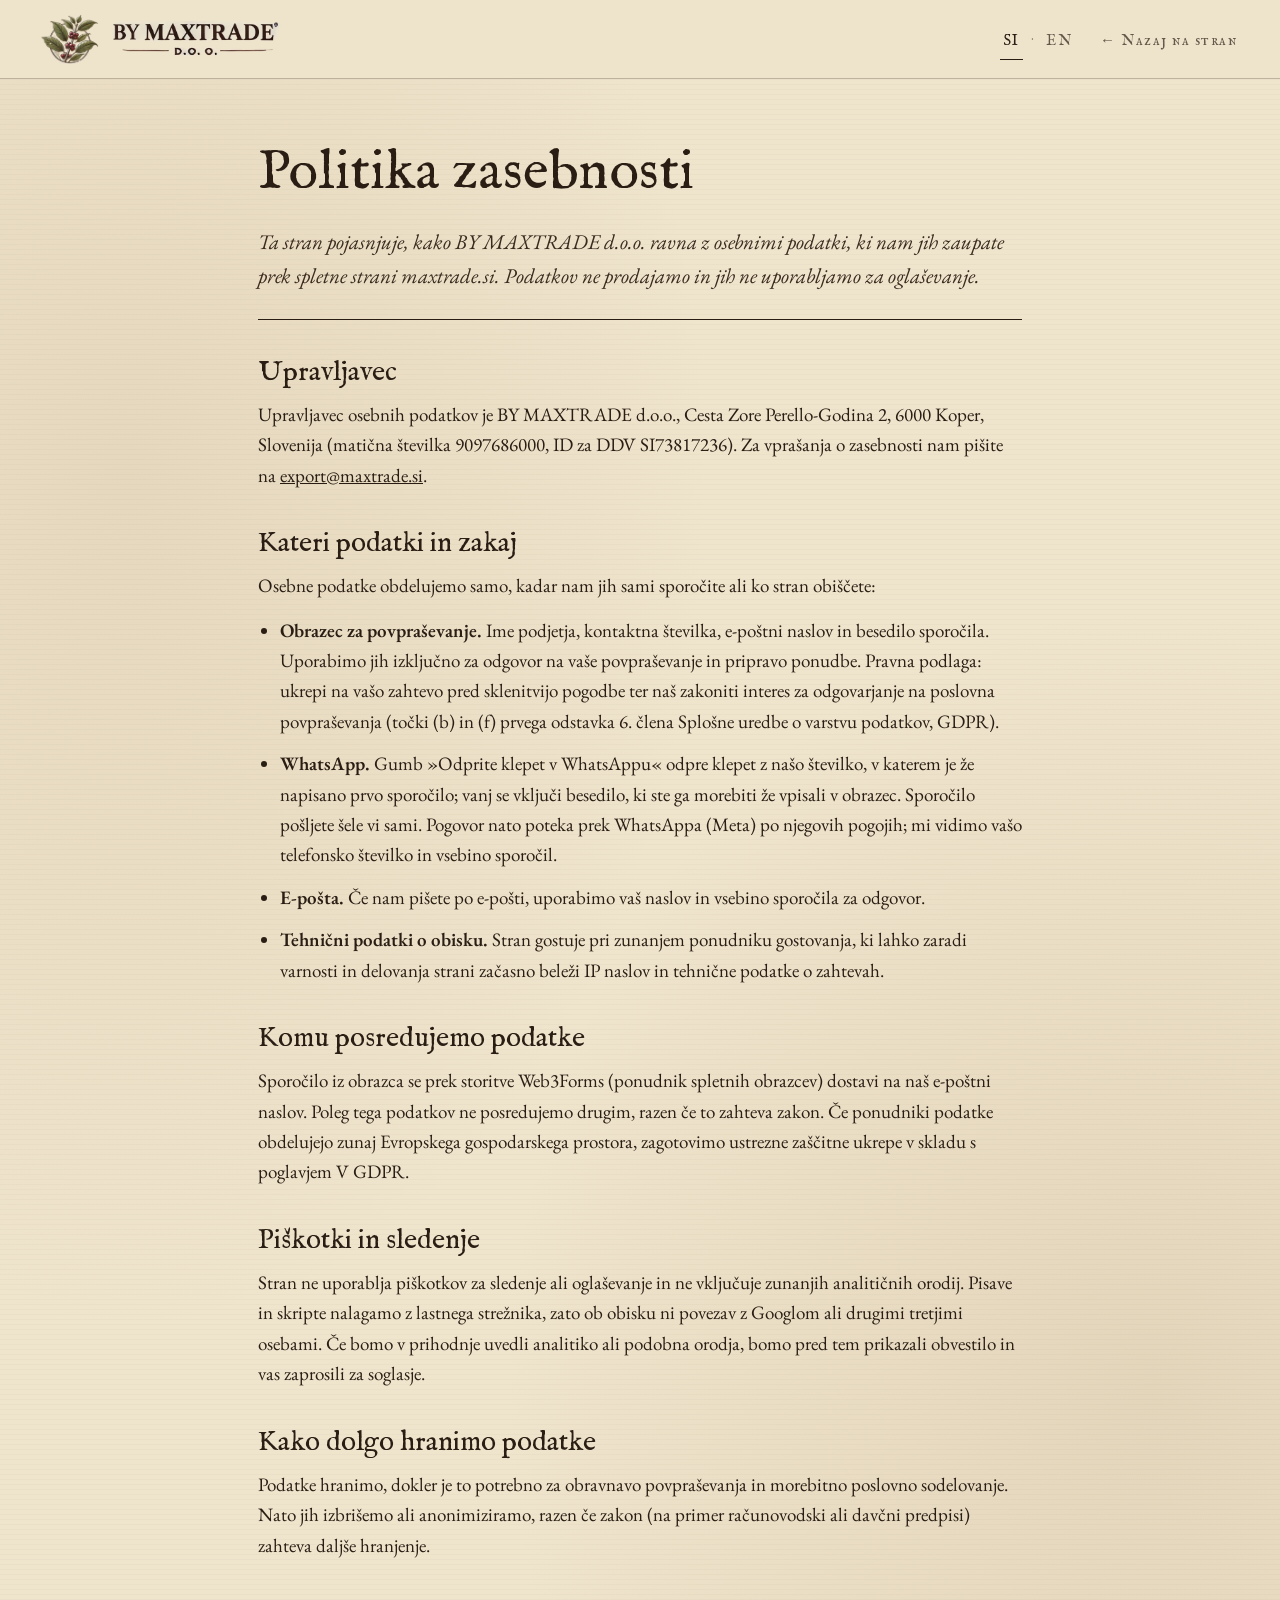
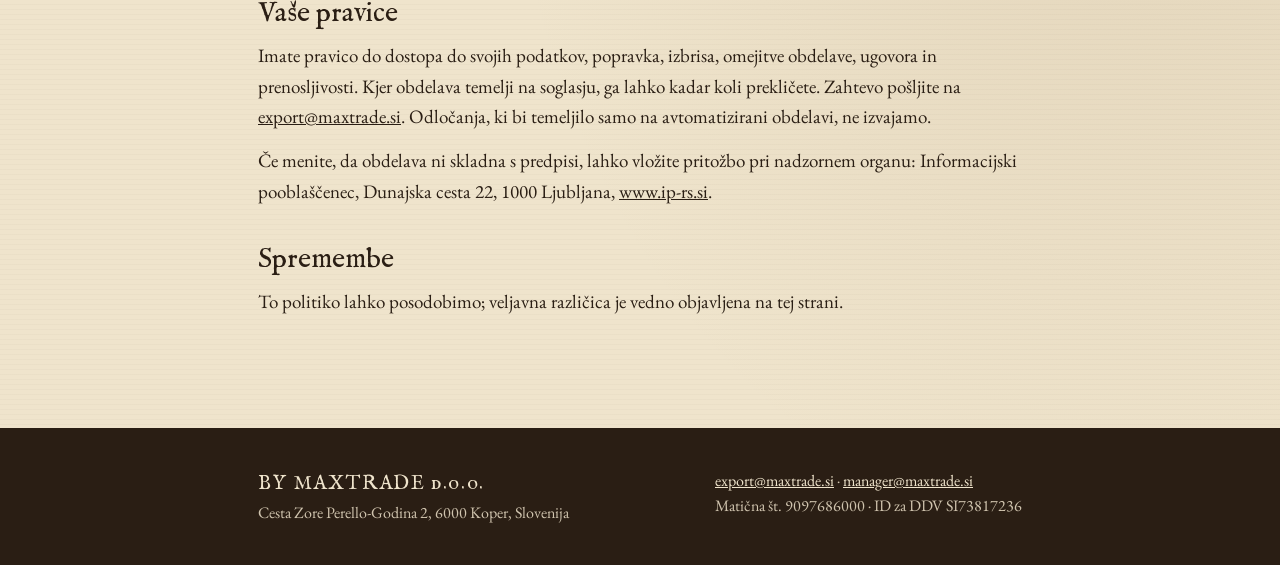
<file: site/zasebnost/index.html>
<!doctype html>
<html lang="sl">
<head>
<meta charset="utf-8">
<title>Politika zasebnosti — BY MAXTRADE d.o.o.</title>
<meta name="description" content="Politika zasebnosti — BY MAXTRADE d.o.o.">
<meta name="theme-color" content="#EFE4CC">
<link rel="canonical" href="https://maxtrade.si/zasebnost/">
<link rel="alternate" hreflang="sl" href="https://maxtrade.si/zasebnost/">
<link rel="alternate" hreflang="en" href="https://maxtrade.si/en/privacy/">
<link rel="alternate" hreflang="x-default" href="https://maxtrade.si/zasebnost/">
<link rel="icon" href="../favicon.ico" sizes="any">
<link rel="icon" type="image/png" sizes="32x32" href="../assets/img/favicon-32.png">
<link rel="apple-touch-icon" href="../assets/img/apple-touch-icon.png">
<meta property="og:type" content="website">
<meta property="og:site_name" content="BY MAXTRADE d.o.o.">
<meta property="og:locale" content="sl_SI">
<meta property="og:locale:alternate" content="en_GB">
<meta property="og:title" content="Politika zasebnosti — BY MAXTRADE d.o.o.">
<meta property="og:description" content="Politika zasebnosti — BY MAXTRADE d.o.o.">
<meta property="og:url" content="https://maxtrade.si/zasebnost/">
<meta property="og:image" content="https://maxtrade.si/assets/img/og.jpg">
<meta name="twitter:card" content="summary_large_image">
<meta name="viewport" content="width=device-width, initial-scale=1">
<meta name="robots" content="index,follow">
<link rel="preload" href="../assets/fonts/im-fell-english-ext-400-normal.woff2" as="font" type="font/woff2" crossorigin>
<link rel="stylesheet" href="../assets/fonts/fonts.css">
<link rel="stylesheet" href="../assets/css/privacy.css">
</head>
<body>
<header class="ptop">
  <a class="lock" href="../" aria-label="BY MAXTRADE d.o.o."><img class="m" src="../assets/img/logo-mark.webp" alt=""><img class="w" src="../assets/img/logo-word.webp" alt="BY MAXTRADE d.o.o."></a>
  <div class="r">
    <nav class="lang" aria-label="Jezik / Language"><a href="./" lang="sl" hreflang="sl" class="on" aria-current="true">SI</a><i aria-hidden="true">·</i><a href="../en/privacy/" lang="en" hreflang="en">EN</a></nav>
    <a class="back" href="../">← Nazaj na stran</a>
  </div>
</header>
<main class="pdoc">
<h1>Politika zasebnosti</h1>
<p class="intro">Ta stran pojasnjuje, kako BY MAXTRADE d.o.o. ravna z osebnimi podatki, ki nam jih zaupate prek spletne strani maxtrade.si. Podatkov ne prodajamo in jih ne uporabljamo za oglaševanje.</p>
<h2>Upravljavec</h2>
<p>Upravljavec osebnih podatkov je BY MAXTRADE d.o.o., Cesta Zore Perello-Godina 2, 6000 Koper, Slovenija (matična številka 9097686000, ID za DDV SI73817236). Za vprašanja o zasebnosti nam pišite na <a href="mailto:export@maxtrade.si">export@maxtrade.si</a>.</p>
<h2>Kateri podatki in zakaj</h2>
<p>Osebne podatke obdelujemo samo, kadar nam jih sami sporočite ali ko stran obiščete:</p>
<ul><li><strong>Obrazec za povpraševanje.</strong> Ime podjetja, kontaktna številka, e-poštni naslov in besedilo sporočila. Uporabimo jih izključno za odgovor na vaše povpraševanje in pripravo ponudbe. Pravna podlaga: ukrepi na vašo zahtevo pred sklenitvijo pogodbe ter naš zakoniti interes za odgovarjanje na poslovna povpraševanja (točki (b) in (f) prvega odstavka 6. člena Splošne uredbe o varstvu podatkov, GDPR).</li><li><strong>WhatsApp.</strong> Gumb »Odprite klepet v WhatsAppu« odpre klepet z našo številko, v katerem je že napisano prvo sporočilo; vanj se vključi besedilo, ki ste ga morebiti že vpisali v obrazec. Sporočilo pošljete šele vi sami. Pogovor nato poteka prek WhatsAppa (Meta) po njegovih pogojih; mi vidimo vašo telefonsko številko in vsebino sporočil.</li><li><strong>E-pošta.</strong> Če nam pišete po e-pošti, uporabimo vaš naslov in vsebino sporočila za odgovor.</li><li><strong>Tehnični podatki o obisku.</strong> Stran gostuje pri zunanjem ponudniku gostovanja, ki lahko zaradi varnosti in delovanja strani začasno beleži IP naslov in tehnične podatke o zahtevah.</li></ul>
<h2>Komu posredujemo podatke</h2>
<p>Sporočilo iz obrazca se prek storitve Web3Forms (ponudnik spletnih obrazcev) dostavi na naš e-poštni naslov. Poleg tega podatkov ne posredujemo drugim, razen če to zahteva zakon. Če ponudniki podatke obdelujejo zunaj Evropskega gospodarskega prostora, zagotovimo ustrezne zaščitne ukrepe v skladu s poglavjem V GDPR.</p>
<h2>Piškotki in sledenje</h2>
<p>Stran ne uporablja piškotkov za sledenje ali oglaševanje in ne vključuje zunanjih analitičnih orodij. Pisave in skripte nalagamo z lastnega strežnika, zato ob obisku ni povezav z Googlom ali drugimi tretjimi osebami. Če bomo v prihodnje uvedli analitiko ali podobna orodja, bomo pred tem prikazali obvestilo in vas zaprosili za soglasje.</p>
<h2>Kako dolgo hranimo podatke</h2>
<p>Podatke hranimo, dokler je to potrebno za obravnavo povpraševanja in morebitno poslovno sodelovanje. Nato jih izbrišemo ali anonimiziramo, razen če zakon (na primer računovodski ali davčni predpisi) zahteva daljše hranjenje.</p>
<h2>Vaše pravice</h2>
<p>Imate pravico do dostopa do svojih podatkov, popravka, izbrisa, omejitve obdelave, ugovora in prenosljivosti. Kjer obdelava temelji na soglasju, ga lahko kadar koli prekličete. Zahtevo pošljite na <a href="mailto:export@maxtrade.si">export@maxtrade.si</a>. Odločanja, ki bi temeljilo samo na avtomatizirani obdelavi, ne izvajamo.</p>
<p>Če menite, da obdelava ni skladna s predpisi, lahko vložite pritožbo pri nadzornem organu: Informacijski pooblaščenec, Dunajska cesta 22, 1000 Ljubljana, <a href="https://www.ip-rs.si" rel="noopener">www.ip-rs.si</a>.</p>
<h2>Spremembe</h2>
<p>To politiko lahko posodobimo; veljavna različica je vedno objavljena na tej strani.</p>
</main>
<footer class="pfoot"><div class="in">
  <div><p class="name">BY MAXTRADE d.o.o.</p><p>Cesta Zore Perello-Godina 2, 6000 Koper, Slovenija</p></div>
  <div><p><a href="mailto:export@maxtrade.si">export@maxtrade.si</a> · <a href="mailto:manager@maxtrade.si">manager@maxtrade.si</a></p><p>Matična št. 9097686000 · ID za DDV SI73817236</p></div>
</div></footer>
</body>
</html>
</file>
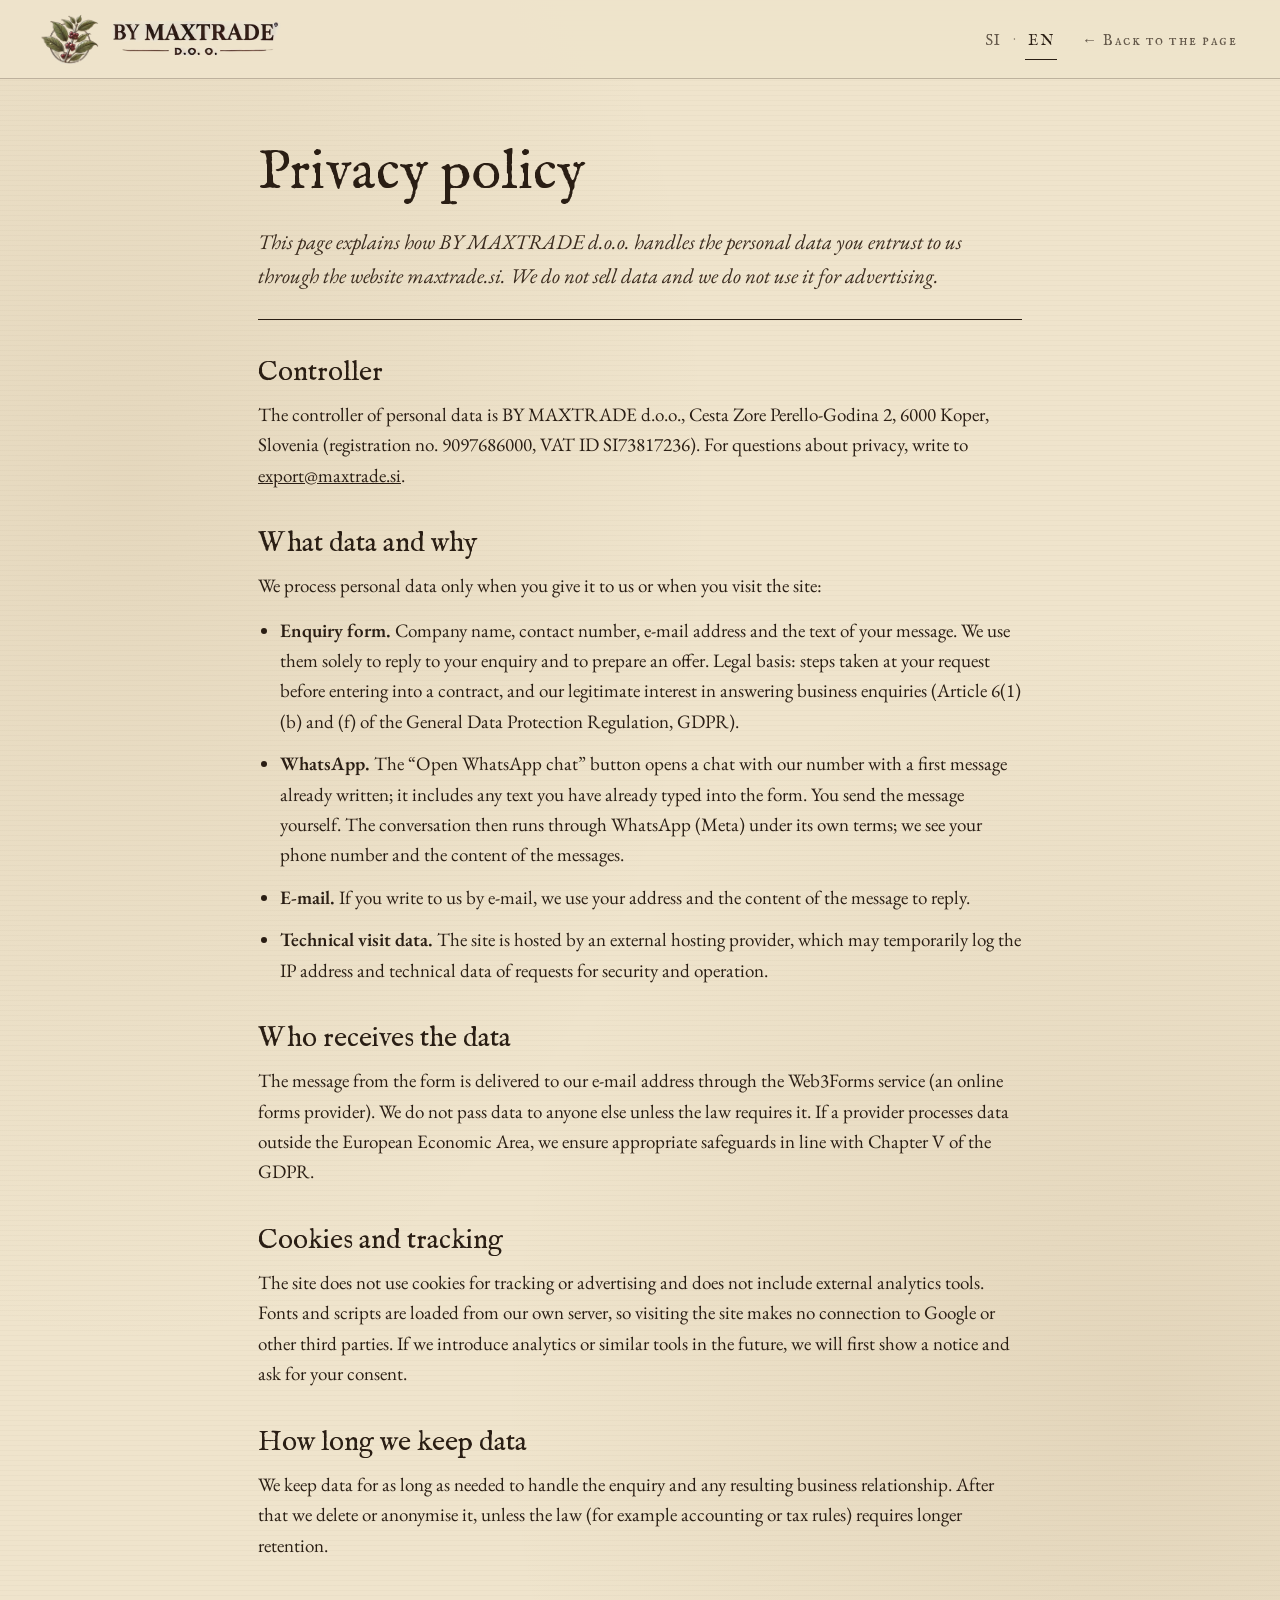
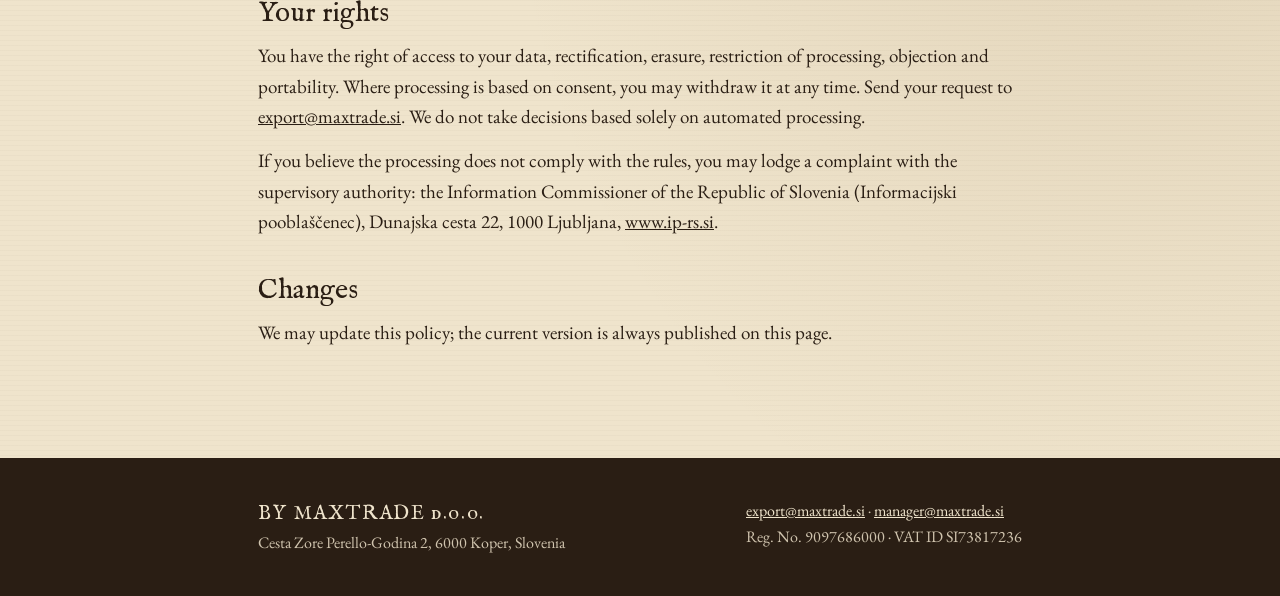
<file: site/en/privacy/index.html>
<!doctype html>
<html lang="en">
<head>
<meta charset="utf-8">
<title>Privacy policy — BY MAXTRADE d.o.o.</title>
<meta name="description" content="Privacy policy — BY MAXTRADE d.o.o.">
<meta name="theme-color" content="#EFE4CC">
<link rel="canonical" href="https://maxtrade.si/en/privacy/">
<link rel="alternate" hreflang="sl" href="https://maxtrade.si/zasebnost/">
<link rel="alternate" hreflang="en" href="https://maxtrade.si/en/privacy/">
<link rel="alternate" hreflang="x-default" href="https://maxtrade.si/zasebnost/">
<link rel="icon" href="../../favicon.ico" sizes="any">
<link rel="icon" type="image/png" sizes="32x32" href="../../assets/img/favicon-32.png">
<link rel="apple-touch-icon" href="../../assets/img/apple-touch-icon.png">
<meta property="og:type" content="website">
<meta property="og:site_name" content="BY MAXTRADE d.o.o.">
<meta property="og:locale" content="en_GB">
<meta property="og:locale:alternate" content="sl_SI">
<meta property="og:title" content="Privacy policy — BY MAXTRADE d.o.o.">
<meta property="og:description" content="Privacy policy — BY MAXTRADE d.o.o.">
<meta property="og:url" content="https://maxtrade.si/en/privacy/">
<meta property="og:image" content="https://maxtrade.si/assets/img/og.jpg">
<meta name="twitter:card" content="summary_large_image">
<meta name="viewport" content="width=device-width, initial-scale=1">
<meta name="robots" content="index,follow">
<link rel="preload" href="../../assets/fonts/im-fell-english-ext-400-normal.woff2" as="font" type="font/woff2" crossorigin>
<link rel="stylesheet" href="../../assets/fonts/fonts.css">
<link rel="stylesheet" href="../../assets/css/privacy.css">
</head>
<body>
<header class="ptop">
  <a class="lock" href="../" aria-label="BY MAXTRADE d.o.o."><img class="m" src="../../assets/img/logo-mark.webp" alt=""><img class="w" src="../../assets/img/logo-word.webp" alt="BY MAXTRADE d.o.o."></a>
  <div class="r">
    <nav class="lang" aria-label="Jezik / Language"><a href="../../zasebnost/" lang="sl" hreflang="sl">SI</a><i aria-hidden="true">·</i><a href="./" lang="en" hreflang="en" class="on" aria-current="true">EN</a></nav>
    <a class="back" href="../">← Back to the page</a>
  </div>
</header>
<main class="pdoc">
<h1>Privacy policy</h1>
<p class="intro">This page explains how BY MAXTRADE d.o.o. handles the personal data you entrust to us through the website maxtrade.si. We do not sell data and we do not use it for advertising.</p>
<h2>Controller</h2>
<p>The controller of personal data is BY MAXTRADE d.o.o., Cesta Zore Perello-Godina 2, 6000 Koper, Slovenia (registration no. 9097686000, VAT ID SI73817236). For questions about privacy, write to <a href="mailto:export@maxtrade.si">export@maxtrade.si</a>.</p>
<h2>What data and why</h2>
<p>We process personal data only when you give it to us or when you visit the site:</p>
<ul><li><strong>Enquiry form.</strong> Company name, contact number, e-mail address and the text of your message. We use them solely to reply to your enquiry and to prepare an offer. Legal basis: steps taken at your request before entering into a contract, and our legitimate interest in answering business enquiries (Article 6(1)(b) and (f) of the General Data Protection Regulation, GDPR).</li><li><strong>WhatsApp.</strong> The “Open WhatsApp chat” button opens a chat with our number with a first message already written; it includes any text you have already typed into the form. You send the message yourself. The conversation then runs through WhatsApp (Meta) under its own terms; we see your phone number and the content of the messages.</li><li><strong>E-mail.</strong> If you write to us by e-mail, we use your address and the content of the message to reply.</li><li><strong>Technical visit data.</strong> The site is hosted by an external hosting provider, which may temporarily log the IP address and technical data of requests for security and operation.</li></ul>
<h2>Who receives the data</h2>
<p>The message from the form is delivered to our e-mail address through the Web3Forms service (an online forms provider). We do not pass data to anyone else unless the law requires it. If a provider processes data outside the European Economic Area, we ensure appropriate safeguards in line with Chapter V of the GDPR.</p>
<h2>Cookies and tracking</h2>
<p>The site does not use cookies for tracking or advertising and does not include external analytics tools. Fonts and scripts are loaded from our own server, so visiting the site makes no connection to Google or other third parties. If we introduce analytics or similar tools in the future, we will first show a notice and ask for your consent.</p>
<h2>How long we keep data</h2>
<p>We keep data for as long as needed to handle the enquiry and any resulting business relationship. After that we delete or anonymise it, unless the law (for example accounting or tax rules) requires longer retention.</p>
<h2>Your rights</h2>
<p>You have the right of access to your data, rectification, erasure, restriction of processing, objection and portability. Where processing is based on consent, you may withdraw it at any time. Send your request to <a href="mailto:export@maxtrade.si">export@maxtrade.si</a>. We do not take decisions based solely on automated processing.</p>
<p>If you believe the processing does not comply with the rules, you may lodge a complaint with the supervisory authority: the Information Commissioner of the Republic of Slovenia (Informacijski pooblaščenec), Dunajska cesta 22, 1000 Ljubljana, <a href="https://www.ip-rs.si" rel="noopener">www.ip-rs.si</a>.</p>
<h2>Changes</h2>
<p>We may update this policy; the current version is always published on this page.</p>
</main>
<footer class="pfoot"><div class="in">
  <div><p class="name">BY MAXTRADE d.o.o.</p><p>Cesta Zore Perello-Godina 2, 6000 Koper, Slovenia</p></div>
  <div><p><a href="mailto:export@maxtrade.si">export@maxtrade.si</a> · <a href="mailto:manager@maxtrade.si">manager@maxtrade.si</a></p><p>Reg. No. 9097686000 · VAT ID SI73817236</p></div>
</div></footer>
</body>
</html>
</file>
<file: site/assets/fonts/fonts.css>
/* Self-hosted fonts, SIL Open Font License 1.1 (see LICENSES.txt).
   IM Fell English / IM Fell English SC: the Latin set plus the Slovenian letters č š ž Č Š Ž, which the original font lacks (added by BY MAXTRADE, files *-ext-*). */
@font-face{font-family:'IM Fell English';font-style:normal;font-weight:400;font-display:swap;src:url(im-fell-english-ext-400-normal.woff2) format('woff2');unicode-range:U+0000-00FF,U+0131,U+0152-0153,U+02BB-02BC,U+02C6,U+02DA,U+02DC,U+0304,U+0308,U+0329,U+2000-206F,U+20AC,U+2122,U+2191,U+2193,U+2212,U+2215,U+FEFF,U+FFFD,U+010C-010D,U+0160-0161,U+017D-017E}
@font-face{font-family:'IM Fell English';font-style:italic;font-weight:400;font-display:swap;src:url(im-fell-english-ext-400-italic.woff2) format('woff2');unicode-range:U+0000-00FF,U+0131,U+0152-0153,U+02BB-02BC,U+02C6,U+02DA,U+02DC,U+0304,U+0308,U+0329,U+2000-206F,U+20AC,U+2122,U+2191,U+2193,U+2212,U+2215,U+FEFF,U+FFFD,U+010C-010D,U+0160-0161,U+017D-017E}
@font-face{font-family:'IM Fell English SC';font-style:normal;font-weight:400;font-display:swap;src:url(im-fell-english-sc-ext-400-normal.woff2) format('woff2');unicode-range:U+0000-00FF,U+0131,U+0152-0153,U+02BB-02BC,U+02C6,U+02DA,U+02DC,U+0304,U+0308,U+0329,U+2000-206F,U+20AC,U+2122,U+2191,U+2193,U+2212,U+2215,U+FEFF,U+FFFD,U+010C-010D,U+0160-0161,U+017D-017E}
@font-face{font-family:'EB Garamond';font-style:normal;font-weight:400;font-display:swap;src:url(eb-garamond-latin-400-normal.woff2) format('woff2');unicode-range:U+0000-00FF,U+0131,U+0152-0153,U+02BB-02BC,U+02C6,U+02DA,U+02DC,U+0304,U+0308,U+0329,U+2000-206F,U+20AC,U+2122,U+2191,U+2193,U+2212,U+2215,U+FEFF,U+FFFD}
@font-face{font-family:'EB Garamond';font-style:normal;font-weight:400;font-display:swap;src:url(eb-garamond-latin-ext-400-normal.woff2) format('woff2');unicode-range:U+0100-02BA,U+02BD-02C5,U+02C7-02CC,U+02CE-02D7,U+02DD-02FF,U+0304,U+0308,U+0329,U+1D00-1DBF,U+1E00-1E9F,U+1EF2-1EFF,U+2020,U+20A0-20AB,U+20AD-20C0,U+2113,U+2C60-2C7F,U+A720-A7FF}
@font-face{font-family:'EB Garamond';font-style:italic;font-weight:400;font-display:swap;src:url(eb-garamond-latin-400-italic.woff2) format('woff2');unicode-range:U+0000-00FF,U+0131,U+0152-0153,U+02BB-02BC,U+02C6,U+02DA,U+02DC,U+0304,U+0308,U+0329,U+2000-206F,U+20AC,U+2122,U+2191,U+2193,U+2212,U+2215,U+FEFF,U+FFFD}
@font-face{font-family:'EB Garamond';font-style:italic;font-weight:400;font-display:swap;src:url(eb-garamond-latin-ext-400-italic.woff2) format('woff2');unicode-range:U+0100-02BA,U+02BD-02C5,U+02C7-02CC,U+02CE-02D7,U+02DD-02FF,U+0304,U+0308,U+0329,U+1D00-1DBF,U+1E00-1E9F,U+1EF2-1EFF,U+2020,U+20A0-20AB,U+20AD-20C0,U+2113,U+2C60-2C7F,U+A720-A7FF}
@font-face{font-family:'EB Garamond';font-style:normal;font-weight:500;font-display:swap;src:url(eb-garamond-latin-500-normal.woff2) format('woff2');unicode-range:U+0000-00FF,U+0131,U+0152-0153,U+02BB-02BC,U+02C6,U+02DA,U+02DC,U+0304,U+0308,U+0329,U+2000-206F,U+20AC,U+2122,U+2191,U+2193,U+2212,U+2215,U+FEFF,U+FFFD}
@font-face{font-family:'EB Garamond';font-style:normal;font-weight:500;font-display:swap;src:url(eb-garamond-latin-ext-500-normal.woff2) format('woff2');unicode-range:U+0100-02BA,U+02BD-02C5,U+02C7-02CC,U+02CE-02D7,U+02DD-02FF,U+0304,U+0308,U+0329,U+1D00-1DBF,U+1E00-1E9F,U+1EF2-1EFF,U+2020,U+20A0-20AB,U+20AD-20C0,U+2113,U+2C60-2C7F,U+A720-A7FF}
@font-face{font-family:'EB Garamond';font-style:normal;font-weight:600;font-display:swap;src:url(eb-garamond-latin-600-normal.woff2) format('woff2');unicode-range:U+0000-00FF,U+0131,U+0152-0153,U+02BB-02BC,U+02C6,U+02DA,U+02DC,U+0304,U+0308,U+0329,U+2000-206F,U+20AC,U+2122,U+2191,U+2193,U+2212,U+2215,U+FEFF,U+FFFD}
@font-face{font-family:'EB Garamond';font-style:normal;font-weight:600;font-display:swap;src:url(eb-garamond-latin-ext-600-normal.woff2) format('woff2');unicode-range:U+0100-02BA,U+02BD-02C5,U+02C7-02CC,U+02CE-02D7,U+02DD-02FF,U+0304,U+0308,U+0329,U+1D00-1DBF,U+1E00-1E9F,U+1EF2-1EFF,U+2020,U+20A0-20AB,U+20AD-20C0,U+2113,U+2C60-2C7F,U+A720-A7FF}
@font-face{font-family:'Pinyon Script';font-style:normal;font-weight:400;font-display:swap;src:url(pinyon-script-latin-400-normal.woff2) format('woff2');unicode-range:U+0000-00FF,U+0131,U+0152-0153,U+02BB-02BC,U+02C6,U+02DA,U+02DC,U+0304,U+0308,U+0329,U+2000-206F,U+20AC,U+2122,U+2191,U+2193,U+2212,U+2215,U+FEFF,U+FFFD}
@font-face{font-family:'Pinyon Script';font-style:normal;font-weight:400;font-display:swap;src:url(pinyon-script-latin-ext-400-normal.woff2) format('woff2');unicode-range:U+0100-02BA,U+02BD-02C5,U+02C7-02CC,U+02CE-02D7,U+02DD-02FF,U+0304,U+0308,U+0329,U+1D00-1DBF,U+1E00-1E9F,U+1EF2-1EFF,U+2020,U+20A0-20AB,U+20AD-20C0,U+2113,U+2C60-2C7F,U+A720-A7FF}
</file>
<file: site/assets/css/privacy.css>
:root{
    --paper:#EFE4CC; --paper2:#E6D7B8; --sheet:#F3EAD6; --deep:#E2D1AE;
    --ink:#2A1E14; --ink2:#3A2B1E; --faded:#5A4632; --olive:#55602F; --olive2:#7C8B4A; --seal:#3F4722;
    --fell:'IM Fell English', Georgia, 'Times New Roman', serif;
    --sc:'IM Fell English SC', Georgia, 'Times New Roman', serif;
    --body:'EB Garamond', Georgia, 'Times New Roman', serif;
    --hand:'Pinyon Script', 'Snell Roundhand', cursive;
    color-scheme: light;
  }
  *{box-sizing:border-box}
  html{scroll-behavior:smooth}
  @media (prefers-reduced-motion: reduce){ html{scroll-behavior:auto} }
  body{margin:0;background-color:var(--paper);background-image:radial-gradient(ellipse at 10% 22%,rgba(140,106,60,.10),transparent 36%),radial-gradient(ellipse at 90% 64%,rgba(140,106,60,.12),transparent 40%),repeating-linear-gradient(0deg,rgba(42,30,20,.022) 0 1px,transparent 1px 5px);color:var(--ink);font-family:var(--body);font-size:19px;line-height:1.6;-webkit-font-smoothing:antialiased;overflow-x:hidden}
  img{max-width:100%}
  a{color:var(--ink)}
  :focus-visible{outline:2px solid var(--olive);outline-offset:3px}
  .sc{font-family:var(--sc);letter-spacing:.14em}
  .sr{position:absolute;width:1px;height:1px;overflow:hidden;clip:rect(0 0 0 0);white-space:nowrap}
  .hand{font-family:var(--hand);color:var(--olive);line-height:1.1}
  .wrap{max-width:1280px;margin:0 auto;padding:0 48px}
  h1,h2,h3{font-family:var(--fell);font-weight:400;margin:0;line-height:1.08}
  .btn{display:inline-flex;align-items:center;justify-content:center;min-height:48px;padding:0 26px;font-family:var(--sc);font-size:17px;letter-spacing:.1em;text-decoration:none;cursor:pointer;border:1px solid var(--ink);transition:background .25s,color .25s}
  .btn-ink{background:var(--ink);color:var(--paper)} .btn-ink:hover{background:var(--olive);border-color:var(--olive);color:var(--paper)}
  .btn-line{background:transparent;color:var(--ink)} .btn-line:hover{background:var(--ink);color:var(--paper)}
  .ptop{display:flex;align-items:center;justify-content:space-between;gap:16px 28px;padding:14px 40px;border-bottom:1px solid rgba(42,30,20,.25);background:rgba(239,228,204,.95);flex-wrap:wrap}
  .ptop .lock{display:flex;align-items:center;gap:12px;text-decoration:none}
  .ptop .lock img{display:block;width:auto}.ptop .lock .m{height:50px}.ptop .lock .w{height:36px}
  .ptop .r{display:flex;align-items:center;gap:22px;font-family:var(--sc);font-size:15px;letter-spacing:.1em}
  .ptop .r a{color:inherit;text-decoration:none;opacity:.7;padding:10px 3px 6px;border-bottom:1px solid transparent}
  .ptop .r a:hover,.ptop .r a.on{opacity:1}.ptop .r a.on{border-bottom-color:currentColor}
  .ptop .lang{display:flex;gap:8px;align-items:center}.ptop .lang i{font-style:normal;opacity:.45}
  .ptop .back{opacity:1;border-bottom:1px solid currentColor}
  .pdoc{max-width:820px;margin:0 auto;padding:64px 28px 96px}
  .pdoc h1{font-size:clamp(36px,6vw,56px);margin-bottom:22px}
  .pdoc .intro{font-size:21px;font-style:italic;color:var(--ink2);margin:0 0 34px;padding-bottom:26px;border-bottom:1px solid var(--ink)}
  .pdoc h2{font-size:28px;margin:38px 0 12px}
  .pdoc p,.pdoc li{font-size:19px;line-height:1.6;margin:0 0 14px}
  .pdoc ul{margin:0 0 14px;padding-left:22px}.pdoc li{margin-bottom:12px}
  .pdoc .upd{margin-top:44px;font-family:var(--sc);letter-spacing:.1em;font-size:15px;color:var(--faded)}
  .pfoot{background:var(--ink);color:var(--paper);padding:40px 0}
  .pfoot .in{max-width:820px;margin:0 auto;padding:0 28px;display:flex;flex-wrap:wrap;gap:12px 40px;justify-content:space-between}
  .pfoot p{margin:0;font-size:16px;color:rgba(239,228,204,.84)}.pfoot .name{font-family:var(--sc);font-size:20px;letter-spacing:.08em;color:var(--paper)}
  .pfoot a{color:var(--paper)}
  @media (max-width:640px){.ptop{padding:10px 16px}.ptop .lock .m{height:42px}.ptop .lock .w{height:30px}.pdoc{padding:40px 20px 72px}.pdoc p,.pdoc li{font-size:18px}}
</file>
